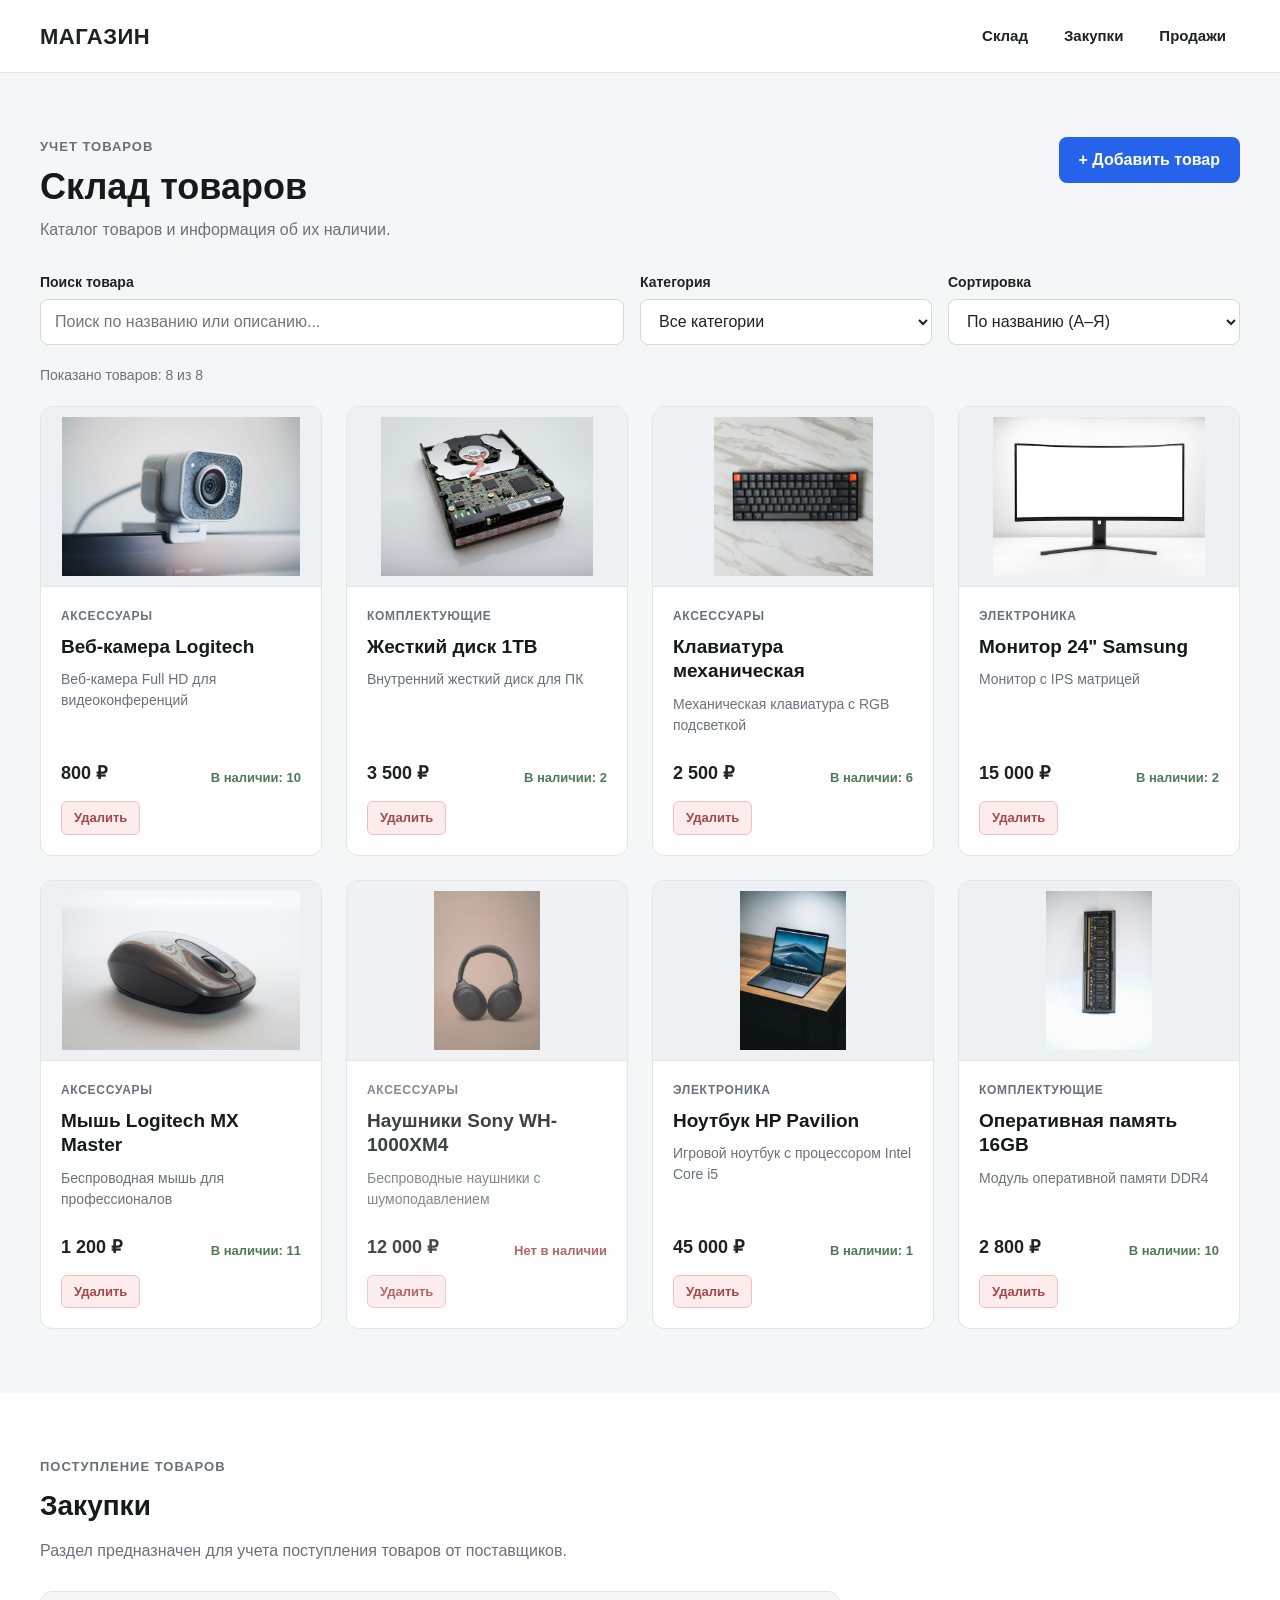
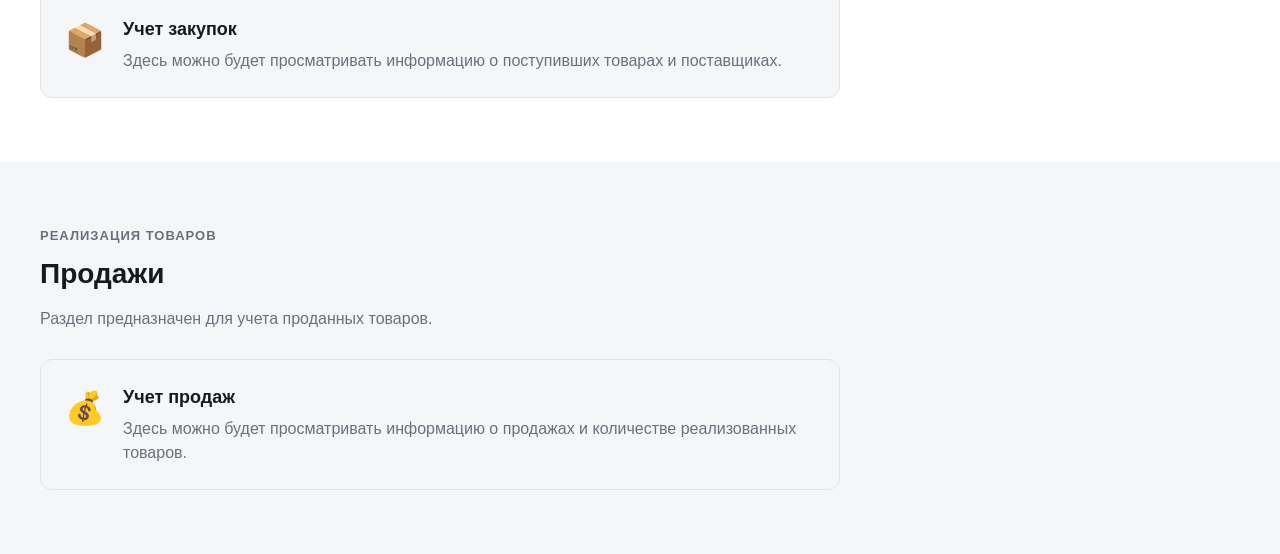
<file: index.html>
<!DOCTYPE html>
<html lang="ru">
<head>
    <meta charset="UTF-8">
    <meta name="viewport" content="width=device-width, initial-scale=1.0">
    <meta name="description" content="Система учета товаров магазина электроники">
    <title>Магазин — учет товаров</title>

    <link rel="stylesheet" href="css/main.css">
</head>

<body>

<header class="site-header">
    <div class="container header-inner">

        <a class="logo" href="#storage">
            МАГАЗИН
        </a>

        <nav class="main-nav" aria-label="Основная навигация">
            <a href="#storage">Склад</a>
            <a href="#purchases">Закупки</a>
            <a href="#sales">Продажи</a>
        </nav>

    </div>
</header>



<main>

    <!-- склад -->
    <section id="storage" class="section">
        <div class="container">

            <div class="section-header">
                <div>
                    <p class="section-label">Учет товаров</p>
                    <h1>Склад товаров</h1>
                    <p class="section-description">
                        Каталог товаров и информация об их наличии.
                    </p>
                </div>

                <button type="button" class="btn-add" id="open-modal-btn">
                    + Добавить товар
                </button>
            </div>


            <!-- панель управления -->
            <div class="controls">

                <div class="control">
                    <label for="search-input">Поиск товара</label>
                    <input
                        type="text"
                        id="search-input"
                        placeholder="Поиск по названию или описанию..."
                        autocomplete="off"
                    >
                </div>

                <div class="control">
                    <label for="category-filter">Категория</label>
                    <select id="category-filter">
                        <option value="all">Все категории</option>
                        <option value="Электроника">Электроника</option>
                        <option value="Аксессуары">Аксессуары</option>
                        <option value="Комплектующие">Комплектующие</option>
                    </select>
                </div>

                <div class="control">
                    <label for="sort-select">Сортировка</label>
                    <select id="sort-select">
                        <option value="name-asc">По названию (А–Я)</option>
                        <option value="name-desc">По названию (Я–А)</option>
                        <option value="price-asc">По цене (сначала дешёвые)</option>
                        <option value="price-desc">По цене (сначала дорогие)</option>
                    </select>
                </div>

            </div>


            <!-- счётчик -->
            <p class="results-info" id="results-info"></p>


            <!-- карточки -->
            <div class="products" id="products-container"></div>

            <!-- пустое состояние -->
            <p class="empty-message" id="empty-message" hidden>
                По вашему запросу ничего не найдено.
            </p>

        </div>
    </section>


    <!-- закупки -->
    <section id="purchases" class="section section-light">
        <div class="container">

            <p class="section-label">Поступление товаров</p>
            <h2>Закупки</h2>
            <p class="section-description">
                Раздел предназначен для учета поступления товаров
                от поставщиков.
            </p>

            <div class="info-box">
                <span class="info-icon">📦</span>
                <div>
                    <h3>Учет закупок</h3>
                    <p>
                        Здесь можно будет просматривать информацию
                        о поступивших товарах и поставщиках.
                    </p>
                </div>
            </div>

        </div>
    </section>


    <!-- продажи -->
    <section id="sales" class="section">
        <div class="container">

            <p class="section-label">Реализация товаров</p>
            <h2>Продажи</h2>
            <p class="section-description">
                Раздел предназначен для учета проданных товаров.
            </p>

            <div class="info-box">
                <span class="info-icon">💰</span>
                <div>
                    <h3>Учет продаж</h3>
                    <p>
                        Здесь можно будет просматривать информацию
                        о продажах и количестве реализованных товаров.
                    </p>
                </div>
            </div>

        </div>
    </section>

</main>





<!-- модальное окно -->
<div class="modal" id="modal" hidden>

    <div class="modal__backdrop" data-close></div>

    <div class="modal__window" role="dialog" aria-modal="true" aria-labelledby="modal-title">

        <div class="modal__header">
            <h2 id="modal-title">Добавить товар</h2>
            <button type="button" class="modal__close" data-close aria-label="Закрыть">×</button>
        </div>

        <form class="modal__form" id="product-form" novalidate>

            <div class="form-field">
                <label for="field-name">Название *</label>
                <input
                    type="text"
                    id="field-name"
                    name="name"
                    required
                    minlength="3"
                    maxlength="60"
                    placeholder="Например, Ноутбук HP Pavilion"
                >
                <p class="form-error" data-error-for="field-name"></p>
            </div>

            <div class="form-field">
                <label for="field-category">Категория *</label>
                <select id="field-category" name="category" required>
                    <option value="">— выберите категорию —</option>
                    <option value="Электроника">Электроника</option>
                    <option value="Аксессуары">Аксессуары</option>
                    <option value="Комплектующие">Комплектующие</option>
                </select>
                <p class="form-error" data-error-for="field-category"></p>
            </div>

            <div class="form-field">
                <label for="field-price">Цена, ₽ *</label>
                <input
                    type="number"
                    id="field-price"
                    name="price"
                    required
                    min="1"
                    max="1000000"
                    step="1"
                    placeholder="45000"
                >
                <p class="form-error" data-error-for="field-price"></p>
            </div>

            <div class="form-field">
                <label for="field-quantity">Количество на складе *</label>
                <input
                    type="number"
                    id="field-quantity"
                    name="quantity"
                    required
                    min="0"
                    max="10000"
                    step="1"
                    placeholder="10"
                >
                <p class="form-error" data-error-for="field-quantity"></p>
            </div>

            <div class="form-field">
                <label for="field-description">Описание</label>
                <textarea
                    id="field-description"
                    name="description"
                    maxlength="200"
                    rows="3"
                    placeholder="Короткое описание товара"
                ></textarea>
                <p class="form-error" data-error-for="field-description"></p>
            </div>

            <div class="form-field">
                <label for="field-image">Ссылка на изображение</label>
                <input
                    type="url"
                    id="field-image"
                    name="image"
                    placeholder="https://example.com/image.jpg"
                >
                <p class="form-error" data-error-for="field-image"></p>
            </div>

            <div class="modal__actions">
                <button type="button" class="btn btn--secondary" data-close>Отмена</button>
                <button type="submit" class="btn btn--primary">Добавить</button>
            </div>

        </form>

    </div>
</div>

<script src="js/app.js"></script>

</body>
</html>
</file>
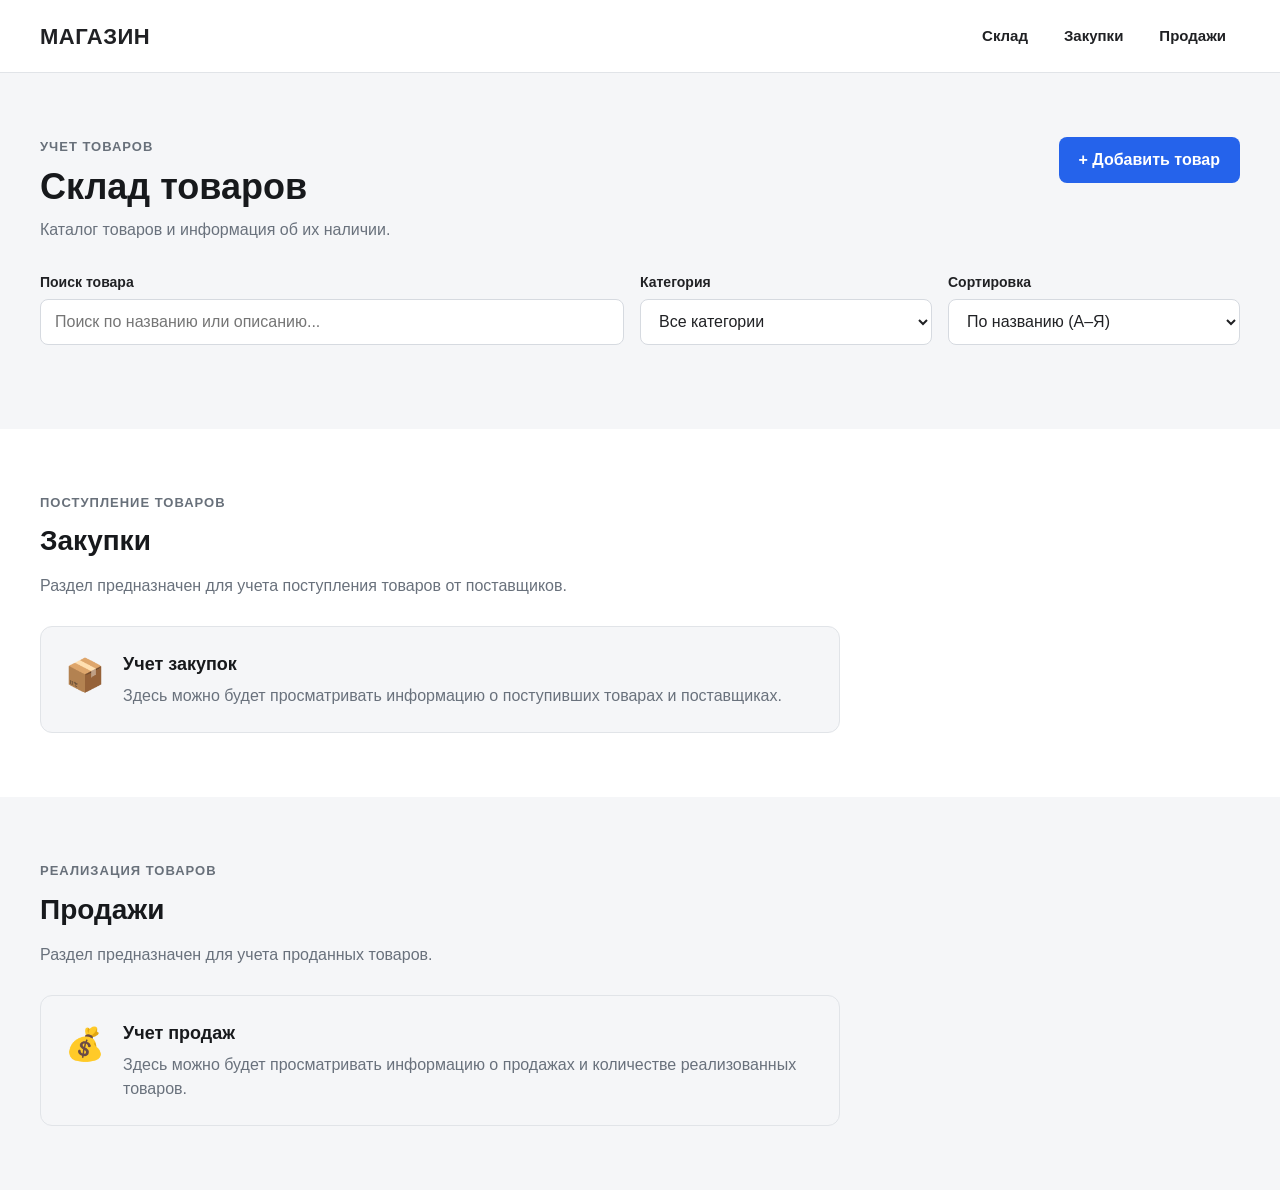
<file: frontend/index.html>
<!DOCTYPE html>
<html lang="ru">
<head>
    <meta charset="UTF-8">
    <meta name="viewport" content="width=device-width, initial-scale=1.0">
    <meta name="description" content="Система учета товаров магазина электроники">
    <title>Магазин — учет товаров</title>

    <link rel="stylesheet" href="css/main.css">
</head>

<body>

<header class="site-header">
    <div class="container header-inner">

        <a class="logo" href="#storage">
            МАГАЗИН
        </a>

        <nav class="main-nav" aria-label="Основная навигация">
            <a href="#storage">Склад</a>
            <a href="#purchases">Закупки</a>
            <a href="#sales">Продажи</a>
        </nav>

    </div>
</header>



<main>

    <!-- склад -->
    <section id="storage" class="section">
        <div class="container">

            <div class="section-header">
                <div>
                    <p class="section-label">Учет товаров</p>
                    <h1>Склад товаров</h1>
                    <p class="section-description">
                        Каталог товаров и информация об их наличии.
                    </p>
                </div>

                <button type="button" class="btn-add" id="open-modal-btn">
                    + Добавить товар
                </button>
            </div>


            <!-- панель управления -->
            <div class="controls">

                <div class="control">
                    <label for="search-input">Поиск товара</label>
                    <input
                        type="text"
                        id="search-input"
                        placeholder="Поиск по названию или описанию..."
                        autocomplete="off"
                    >
                </div>

                <div class="control">
                    <label for="category-filter">Категория</label>
                    <select id="category-filter">
                        <option value="all">Все категории</option>
                        <option value="Электроника">Электроника</option>
                        <option value="Аксессуары">Аксессуары</option>
                        <option value="Комплектующие">Комплектующие</option>
                    </select>
                </div>

                <div class="control">
                    <label for="sort-select">Сортировка</label>
                    <select id="sort-select">
                        <option value="name-asc">По названию (А–Я)</option>
                        <option value="name-desc">По названию (Я–А)</option>
                        <option value="price-asc">По цене (сначала дешёвые)</option>
                        <option value="price-desc">По цене (сначала дорогие)</option>
                    </select>
                </div>

            </div>


            <!-- счётчик -->
            <p class="results-info" id="results-info"></p>


            <!-- карточки -->
            <div class="products" id="products-container"></div>

            <!-- пустое состояние -->
            <p class="empty-message" id="empty-message" hidden>
                По вашему запросу ничего не найдено.
            </p>

        </div>
    </section>


    <!-- закупки -->
    <section id="purchases" class="section section-light">
        <div class="container">

            <p class="section-label">Поступление товаров</p>
            <h2>Закупки</h2>
            <p class="section-description">
                Раздел предназначен для учета поступления товаров
                от поставщиков.
            </p>

            <div class="info-box">
                <span class="info-icon">📦</span>
                <div>
                    <h3>Учет закупок</h3>
                    <p>
                        Здесь можно будет просматривать информацию
                        о поступивших товарах и поставщиках.
                    </p>
                </div>
            </div>

        </div>
    </section>


    <!-- продажи -->
    <section id="sales" class="section">
        <div class="container">

            <p class="section-label">Реализация товаров</p>
            <h2>Продажи</h2>
            <p class="section-description">
                Раздел предназначен для учета проданных товаров.
            </p>

            <div class="info-box">
                <span class="info-icon">💰</span>
                <div>
                    <h3>Учет продаж</h3>
                    <p>
                        Здесь можно будет просматривать информацию
                        о продажах и количестве реализованных товаров.
                    </p>
                </div>
            </div>

        </div>
    </section>

</main>





<!-- модальное окно -->
<div class="modal" id="modal" hidden>

    <div class="modal__backdrop" data-close></div>

    <div class="modal__window" role="dialog" aria-modal="true" aria-labelledby="modal-title">

        <div class="modal__header">
            <h2 id="modal-title">Добавить товар</h2>
            <button type="button" class="modal__close" data-close aria-label="Закрыть">×</button>
        </div>

        <form class="modal__form" id="product-form" novalidate>

            <div class="form-field">
                <label for="field-name">Название *</label>
                <input
                    type="text"
                    id="field-name"
                    name="name"
                    required
                    minlength="3"
                    maxlength="60"
                    placeholder="Например, Ноутбук HP Pavilion"
                >
                <p class="form-error" data-error-for="field-name"></p>
            </div>

            <div class="form-field">
                <label for="field-category">Категория *</label>
                <select id="field-category" name="category" required>
                    <option value="">— выберите категорию —</option>
                    <option value="Электроника">Электроника</option>
                    <option value="Аксессуары">Аксессуары</option>
                    <option value="Комплектующие">Комплектующие</option>
                </select>
                <p class="form-error" data-error-for="field-category"></p>
            </div>

            <div class="form-field">
                <label for="field-price">Цена, ₽ *</label>
                <input
                    type="number"
                    id="field-price"
                    name="price"
                    required
                    min="1"
                    max="1000000"
                    step="1"
                    placeholder="45000"
                >
                <p class="form-error" data-error-for="field-price"></p>
            </div>

            <div class="form-field">
                <label for="field-quantity">Количество на складе *</label>
                <input
                    type="number"
                    id="field-quantity"
                    name="quantity"
                    required
                    min="0"
                    max="10000"
                    step="1"
                    placeholder="10"
                >
                <p class="form-error" data-error-for="field-quantity"></p>
            </div>

            <div class="form-field">
                <label for="field-description">Описание</label>
                <textarea
                    id="field-description"
                    name="description"
                    maxlength="200"
                    rows="3"
                    placeholder="Короткое описание товара"
                ></textarea>
                <p class="form-error" data-error-for="field-description"></p>
            </div>

            <div class="form-field">
                <label for="field-image">Ссылка на изображение</label>
                <input
                    type="text"
                    id="field-image"
                    name="image"
                    placeholder="https://example.com/image.jpg или assets/images/laptop.jpg"
                >
                <p class="form-error" data-error-for="field-image"></p>
            </div>

            <div class="modal__actions">
                <button type="button" class="btn btn--secondary" data-close>Отмена</button>
                <button type="submit" class="btn btn--primary" id="modal-submit-btn">Добавить</button>
            </div>

        </form>

    </div>
</div>

<script src="js/app.js"></script>

</body>
</html>
</file>
<file: css/main.css>
/* общие настройки */
* {
    box-sizing: border-box;
    margin: 0;
    padding: 0;
}

html {
    scroll-behavior: smooth;
}

body {
    font-family: Arial, Helvetica, sans-serif;
    color: #202124;
    background: #f5f6f8;
    line-height: 1.5;
}

a {
    color: inherit;
    text-decoration: none;
}

button,
input,
select,
textarea {
    font: inherit;
}

img {
    max-width: 100%;
    display: block;
}


/* контейнер */
.container {
    width: min(1200px, calc(100% - 48px));
    margin: 0 auto;
}


/* шапка */
.site-header {
    background: #ffffff;
    border-bottom: 1px solid #e1e4e8;
    position: sticky;
    top: 0;
    z-index: 10;
}

.header-inner {
    min-height: 72px;
    display: flex;
    align-items: center;
    justify-content: space-between;
    gap: 30px;
}

.logo {
    font-size: 22px;
    font-weight: 700;
    letter-spacing: 0.5px;
}

.main-nav {
    display: flex;
    align-items: center;
    gap: 8px;
}

.main-nav a {
    padding: 10px 14px;
    border-radius: 8px;
    font-size: 15px;
    font-weight: 600;
    transition: background-color 0.2s ease, color 0.2s ease;
}

.main-nav a:hover {
    background: #f0f2f5;
}


/* секции */
.section {
    padding: 64px 0;
}

.section-light {
    background: #ffffff;
}

.section-header {
    display: flex;
    align-items: flex-start;
    justify-content: space-between;
    gap: 20px;
    margin-bottom: 30px;
    flex-wrap: wrap;
}

.section-label {
    margin-bottom: 8px;
    color: #68707a;
    font-size: 13px;
    font-weight: 700;
    text-transform: uppercase;
    letter-spacing: 1px;
}

h1,
h2,
h3 {
    color: #17191c;
}

h1 {
    margin-bottom: 10px;
    font-size: 36px;
    line-height: 1.2;
}

h2 {
    margin-bottom: 12px;
    font-size: 28px;
}

h3 {
    margin-bottom: 6px;
    font-size: 18px;
}

.section-description {
    max-width: 700px;
    color: #69717c;
}


/* кнопки */
.btn,
.btn-add {
    display: inline-flex;
    align-items: center;
    justify-content: center;

    min-height: 46px;
    padding: 0 20px;

    border: 0;
    border-radius: 8px;

    background: #202124;
    color: #ffffff;

    font-weight: 600;

    cursor: pointer;

    transition: background-color 0.2s ease, transform 0.2s ease;
}

.btn:hover,
.btn-add:hover {
    background: #000000;
}

.btn:active,
.btn-add:active {
    transform: translateY(1px);
}

.btn--primary {
    background: #202124;
    color: #ffffff;
}

.btn--secondary {
    background: #e7eaee;
    color: #202124;
}

.btn--secondary:hover {
    background: #d6dae0;
}

.btn-add {
    background: #2563eb;
    color: #ffffff;
}

.btn-add:hover {
    background: #1d4ed8;
}


/* панель управления */
.controls {
    display: grid;
    grid-template-columns: 2fr 1fr 1fr;
    gap: 16px;
    margin-bottom: 20px;
}

.control {
    display: flex;
    flex-direction: column;
    gap: 6px;
}

.control label {
    font-size: 14px;
    font-weight: 600;
}

.control input,
.control select {
    min-height: 46px;
    padding: 0 14px;
    border: 1px solid #d6dae0;
    border-radius: 8px;
    background: #ffffff;
    color: #202124;
}

.results-info {
    margin-bottom: 20px;
    color: #69717c;
    font-size: 14px;
}


/* карточки товаров */
.products {
    display: grid;
    grid-template-columns: repeat(4, 1fr);
    gap: 24px;
}

.product-card {
    min-width: 0;
    display: flex;
    flex-direction: column;

    overflow: hidden;

    background: #ffffff;

    border: 1px solid #e1e4e8;
    border-radius: 12px;

    transition: transform 0.2s ease, box-shadow 0.2s ease, border-color 0.2s ease;
}

.product-card:hover {
    transform: translateY(-3px);
    border-color: #cdd2d8;
    box-shadow: 0 10px 25px rgba(0, 0, 0, 0.08);
}

.product-image {
    height: 180px;

    display: flex;
    align-items: center;
    justify-content: center;

    background: #eef1f4;

    border-bottom: 1px solid #e1e4e8;
}

.product-image img {
    width: 100%;
    height: 100%;
    object-fit: contain;
    padding: 10px;
}

.product-content {
    padding: 20px;
    display: flex;
    flex-direction: column;
    flex: 1;
}

.product-category {
    display: inline-block;
    margin-bottom: 10px;

    color: #69717c;

    font-size: 12px;
    font-weight: 700;
    text-transform: uppercase;
    letter-spacing: 0.7px;
}

.product-card h2 {
    margin-bottom: 10px;
    font-size: 19px;
    line-height: 1.3;
}

.product-description {
    min-height: 48px;
    margin-bottom: 18px;
    color: #69717c;
    font-size: 14px;
}

.product-info {
    display: flex;
    align-items: flex-end;
    justify-content: space-between;
    gap: 10px;

    margin-top: auto;
}

.product-price {
    font-size: 18px;
    font-weight: 700;
}

.product-stock {
    color: #4f7a58;
    font-size: 13px;
    font-weight: 600;
    text-align: right;
}

.product-stock--empty {
    color: #a34848;
}

.product-card--empty {
    opacity: 0.82;
}

.card-delete {
    margin-top: 14px;
    align-self: flex-start;

    padding: 6px 12px;

    border: 1px solid #f0c0c0;
    border-radius: 6px;

    background: #fdecec;
    color: #a34848;

    font-size: 13px;
    font-weight: 600;

    cursor: pointer;

    transition: background-color 0.2s ease;
}

.card-delete:hover {
    background: #f8d5d5;
}


/* пустое состояние */
.empty-message {
    padding: 30px;
    text-align: center;
    color: #69717c;
    background: #ffffff;
    border: 1px dashed #d6dae0;
    border-radius: 12px;
}


/* информационный блок */
.info-box {
    max-width: 800px;

    display: flex;
    align-items: flex-start;

    gap: 18px;

    margin-top: 28px;
    padding: 24px;

    background: #f5f6f8;

    border: 1px solid #e1e4e8;
    border-radius: 12px;
}

.info-icon {
    font-size: 32px;
}

.info-box p {
    color: #69717c;
}


/* подвал */
.site-footer {
    padding: 28px 0;
    background: #202124;
    color: #ffffff;
    font-size: 14px;
}


/* модальное окно */
.modal {
    position: fixed;
    inset: 0;
    z-index: 100;

    display: flex;
    align-items: center;
    justify-content: center;

    padding: 20px;
}

.modal[hidden] {
    display: none;
}

.modal__backdrop {
    position: absolute;
    inset: 0;
    background: rgba(15, 20, 30, 0.5);
}

.modal__window {
    position: relative;
    z-index: 1;

    width: min(560px, 100%);
    max-height: 90vh;

    overflow-y: auto;

    background: #ffffff;
    border-radius: 12px;

    box-shadow: 0 20px 50px rgba(0, 0, 0, 0.25);
}

.modal__header {
    display: flex;
    align-items: center;
    justify-content: space-between;

    padding: 20px 24px;

    border-bottom: 1px solid #e1e4e8;
}

.modal__header h2 {
    margin: 0;
    font-size: 20px;
}

.modal__close {
    width: 36px;
    height: 36px;

    display: inline-flex;
    align-items: center;
    justify-content: center;

    border: 0;
    border-radius: 50%;

    background: #f0f2f5;
    color: #202124;

    font-size: 22px;
    line-height: 1;

    cursor: pointer;
}

.modal__close:hover {
    background: #e1e4e8;
}

.modal__form {
    padding: 20px 24px 24px;

    display: flex;
    flex-direction: column;
    gap: 14px;
}

.form-field {
    display: flex;
    flex-direction: column;
    gap: 6px;
}

.form-field label {
    font-size: 14px;
    font-weight: 600;
}

.form-field input,
.form-field select,
.form-field textarea {
    padding: 10px 12px;

    border: 1px solid #d6dae0;
    border-radius: 8px;

    background: #ffffff;
    color: #202124;
}

.form-field textarea {
    resize: vertical;
}

.form-error {
    min-height: 16px;
    color: #a34848;
    font-size: 13px;
}

.form-field input.is-invalid,
.form-field select.is-invalid,
.form-field textarea.is-invalid {
    border-color: #c74a4a;
    background: #fdf3f3;
}

.modal__actions {
    display: flex;
    justify-content: flex-end;
    gap: 10px;

    margin-top: 6px;
}


/* фокус с клавиатуры */
.main-nav a:focus-visible,
.btn:focus-visible,
.btn-add:focus-visible,
.card-delete:focus-visible,
.modal__close:focus-visible,
.control input:focus-visible,
.control select:focus-visible,
.form-field input:focus-visible,
.form-field select:focus-visible,
.form-field textarea:focus-visible {
    outline: 3px solid #4c9ffe;
    outline-offset: 2px;
    border-radius: 6px;
}


/* адаптив */
@media (max-width: 1000px) {

    .products {
        grid-template-columns: repeat(3, 1fr);
    }

    .controls {
        grid-template-columns: 1fr 1fr;
    }

}


@media (max-width: 760px) {

    .header-inner {
        flex-direction: column;
        align-items: flex-start;
        padding: 16px 0;
    }

    .main-nav {
        width: 100%;
        overflow-x: auto;
    }

    .main-nav a {
        white-space: nowrap;
    }

    .section {
        padding: 48px 0;
    }

    h1 {
        font-size: 30px;
    }

    .products {
        grid-template-columns: repeat(2, 1fr);
    }

    .controls {
        grid-template-columns: 1fr;
    }

}


@media (max-width: 520px) {

    .container {
        width: min(100% - 28px, 1200px);
    }

    .products {
        grid-template-columns: 1fr;
    }

    .product-image {
        height: 200px;
    }

    .product-info {
        align-items: flex-start;
        flex-direction: column;
    }

    .product-stock {
        text-align: left;
    }

    .modal {
        padding: 10px;
    }

}
</file>
<file: frontend/css/main.css>
/* общие настройки */
* {
    box-sizing: border-box;
    margin: 0;
    padding: 0;
}

html {
    scroll-behavior: smooth;
}

body {
    font-family: Arial, Helvetica, sans-serif;
    color: #202124;
    background: #f5f6f8;
    line-height: 1.5;
}

a {
    color: inherit;
    text-decoration: none;
}

button,
input,
select,
textarea {
    font: inherit;
}

img {
    max-width: 100%;
    display: block;
}


/* контейнер */
.container {
    width: min(1200px, calc(100% - 48px));
    margin: 0 auto;
}


/* шапка */
.site-header {
    background: #ffffff;
    border-bottom: 1px solid #e1e4e8;
    position: sticky;
    top: 0;
    z-index: 10;
}

.header-inner {
    min-height: 72px;
    display: flex;
    align-items: center;
    justify-content: space-between;
    gap: 30px;
}

.logo {
    font-size: 22px;
    font-weight: 700;
    letter-spacing: 0.5px;
}

.main-nav {
    display: flex;
    align-items: center;
    gap: 8px;
}

.main-nav a {
    padding: 10px 14px;
    border-radius: 8px;
    font-size: 15px;
    font-weight: 600;
    transition: background-color 0.2s ease, color 0.2s ease;
}

.main-nav a:hover {
    background: #f0f2f5;
}


/* секции */
.section {
    padding: 64px 0;
}

.section-light {
    background: #ffffff;
}

.section-header {
    display: flex;
    align-items: flex-start;
    justify-content: space-between;
    gap: 20px;
    margin-bottom: 30px;
    flex-wrap: wrap;
}

.section-label {
    margin-bottom: 8px;
    color: #68707a;
    font-size: 13px;
    font-weight: 700;
    text-transform: uppercase;
    letter-spacing: 1px;
}

h1,
h2,
h3 {
    color: #17191c;
}

h1 {
    margin-bottom: 10px;
    font-size: 36px;
    line-height: 1.2;
}

h2 {
    margin-bottom: 12px;
    font-size: 28px;
}

h3 {
    margin-bottom: 6px;
    font-size: 18px;
}

.section-description {
    max-width: 700px;
    color: #69717c;
}


/* кнопки */
.btn,
.btn-add {
    display: inline-flex;
    align-items: center;
    justify-content: center;

    min-height: 46px;
    padding: 0 20px;

    border: 0;
    border-radius: 8px;

    background: #202124;
    color: #ffffff;

    font-weight: 600;

    cursor: pointer;

    transition: background-color 0.2s ease, transform 0.2s ease;
}

.btn:hover,
.btn-add:hover {
    background: #000000;
}

.btn:active,
.btn-add:active {
    transform: translateY(1px);
}

.btn--primary {
    background: #202124;
    color: #ffffff;
}

.btn--secondary {
    background: #e7eaee;
    color: #202124;
}

.btn--secondary:hover {
    background: #d6dae0;
}

.btn-add {
    background: #2563eb;
    color: #ffffff;
}

.btn-add:hover {
    background: #1d4ed8;
}


/* панель управления */
.controls {
    display: grid;
    grid-template-columns: 2fr 1fr 1fr;
    gap: 16px;
    margin-bottom: 20px;
}

.control {
    display: flex;
    flex-direction: column;
    gap: 6px;
}

.control label {
    font-size: 14px;
    font-weight: 600;
}

.control input,
.control select {
    min-height: 46px;
    padding: 0 14px;
    border: 1px solid #d6dae0;
    border-radius: 8px;
    background: #ffffff;
    color: #202124;
}

.results-info {
    margin-bottom: 20px;
    color: #69717c;
    font-size: 14px;
}


/* карточки товаров */
.products {
    display: grid;
    grid-template-columns: repeat(4, 1fr);
    gap: 24px;
}

.product-card {
    min-width: 0;
    display: flex;
    flex-direction: column;

    overflow: hidden;

    background: #ffffff;

    border: 1px solid #e1e4e8;
    border-radius: 12px;

    transition: transform 0.2s ease, box-shadow 0.2s ease, border-color 0.2s ease;
}

.product-card:hover {
    transform: translateY(-3px);
    border-color: #cdd2d8;
    box-shadow: 0 10px 25px rgba(0, 0, 0, 0.08);
}

.product-image {
    height: 180px;

    display: flex;
    align-items: center;
    justify-content: center;

    background: #eef1f4;

    border-bottom: 1px solid #e1e4e8;
}

.product-image img {
    width: 100%;
    height: 100%;
    object-fit: contain;
    padding: 10px;
}

.product-content {
    padding: 20px;
    display: flex;
    flex-direction: column;
    flex: 1;
}

.product-category {
    display: inline-block;
    margin-bottom: 10px;

    color: #69717c;

    font-size: 12px;
    font-weight: 700;
    text-transform: uppercase;
    letter-spacing: 0.7px;
}

.product-card h2 {
    margin-bottom: 10px;
    font-size: 19px;
    line-height: 1.3;
}

.product-description {
    min-height: 48px;
    margin-bottom: 18px;
    color: #69717c;
    font-size: 14px;
}

.product-info {
    display: flex;
    align-items: flex-end;
    justify-content: space-between;
    gap: 10px;

    margin-top: auto;
}

.product-price {
    font-size: 18px;
    font-weight: 700;
}

.product-stock {
    color: #4f7a58;
    font-size: 13px;
    font-weight: 600;
    text-align: right;
}

.product-stock--empty {
    color: #a34848;
}

.product-card--empty {
    opacity: 0.82;
}

.card-delete {
    margin-top: 14px;
    align-self: flex-start;

    padding: 6px 12px;

    border: 1px solid #f0c0c0;
    border-radius: 6px;

    background: #fdecec;
    color: #a34848;

    font-size: 13px;
    font-weight: 600;

    cursor: pointer;

    transition: background-color 0.2s ease;
}

.card-delete:hover {
    background: #f8d5d5;
}


/* пустое состояние */
.empty-message {
    padding: 30px;
    text-align: center;
    color: #69717c;
    background: #ffffff;
    border: 1px dashed #d6dae0;
    border-radius: 12px;
}


/* информационный блок */
.info-box {
    max-width: 800px;

    display: flex;
    align-items: flex-start;

    gap: 18px;

    margin-top: 28px;
    padding: 24px;

    background: #f5f6f8;

    border: 1px solid #e1e4e8;
    border-radius: 12px;
}

.info-icon {
    font-size: 32px;
}

.info-box p {
    color: #69717c;
}


/* подвал */
.site-footer {
    padding: 28px 0;
    background: #202124;
    color: #ffffff;
    font-size: 14px;
}


/* модальное окно */
.modal {
    position: fixed;
    inset: 0;
    z-index: 100;

    display: flex;
    align-items: center;
    justify-content: center;

    padding: 20px;
}

.modal[hidden] {
    display: none;
}

.modal__backdrop {
    position: absolute;
    inset: 0;
    background: rgba(15, 20, 30, 0.5);
}

.modal__window {
    position: relative;
    z-index: 1;

    width: min(560px, 100%);
    max-height: 90vh;

    overflow-y: auto;

    background: #ffffff;
    border-radius: 12px;

    box-shadow: 0 20px 50px rgba(0, 0, 0, 0.25);
}

.modal__header {
    display: flex;
    align-items: center;
    justify-content: space-between;

    padding: 20px 24px;

    border-bottom: 1px solid #e1e4e8;
}

.modal__header h2 {
    margin: 0;
    font-size: 20px;
}

.modal__close {
    width: 36px;
    height: 36px;

    display: inline-flex;
    align-items: center;
    justify-content: center;

    border: 0;
    border-radius: 50%;

    background: #f0f2f5;
    color: #202124;

    font-size: 22px;
    line-height: 1;

    cursor: pointer;
}

.modal__close:hover {
    background: #e1e4e8;
}

.modal__form {
    padding: 20px 24px 24px;

    display: flex;
    flex-direction: column;
    gap: 14px;
}

.form-field {
    display: flex;
    flex-direction: column;
    gap: 6px;
}

.form-field label {
    font-size: 14px;
    font-weight: 600;
}

.form-field input,
.form-field select,
.form-field textarea {
    padding: 10px 12px;

    border: 1px solid #d6dae0;
    border-radius: 8px;

    background: #ffffff;
    color: #202124;
}

.form-field textarea {
    resize: vertical;
}

.form-error {
    min-height: 16px;
    color: #a34848;
    font-size: 13px;
}

.form-field input.is-invalid,
.form-field select.is-invalid,
.form-field textarea.is-invalid {
    border-color: #c74a4a;
    background: #fdf3f3;
}

.modal__actions {
    display: flex;
    justify-content: flex-end;
    gap: 10px;

    margin-top: 6px;
}


/* фокус с клавиатуры */
.main-nav a:focus-visible,
.btn:focus-visible,
.btn-add:focus-visible,
.card-delete:focus-visible,
.modal__close:focus-visible,
.control input:focus-visible,
.control select:focus-visible,
.form-field input:focus-visible,
.form-field select:focus-visible,
.form-field textarea:focus-visible {
    outline: 3px solid #4c9ffe;
    outline-offset: 2px;
    border-radius: 6px;
}


/* адаптив */
@media (max-width: 1000px) {

    .products {
        grid-template-columns: repeat(3, 1fr);
    }

    .controls {
        grid-template-columns: 1fr 1fr;
    }

}


@media (max-width: 760px) {

    .header-inner {
        flex-direction: column;
        align-items: flex-start;
        padding: 16px 0;
    }

    .main-nav {
        width: 100%;
        overflow-x: auto;
    }

    .main-nav a {
        white-space: nowrap;
    }

    .section {
        padding: 48px 0;
    }

    h1 {
        font-size: 30px;
    }

    .products {
        grid-template-columns: repeat(2, 1fr);
    }

    .controls {
        grid-template-columns: 1fr;
    }

}


@media (max-width: 520px) {

    .container {
        width: min(100% - 28px, 1200px);
    }

    .products {
        grid-template-columns: 1fr;
    }

    .product-image {
        height: 200px;
    }

    .product-info {
        align-items: flex-start;
        flex-direction: column;
    }

    .product-stock {
        text-align: left;
    }

    .modal {
        padding: 10px;
    }

}
</file>
